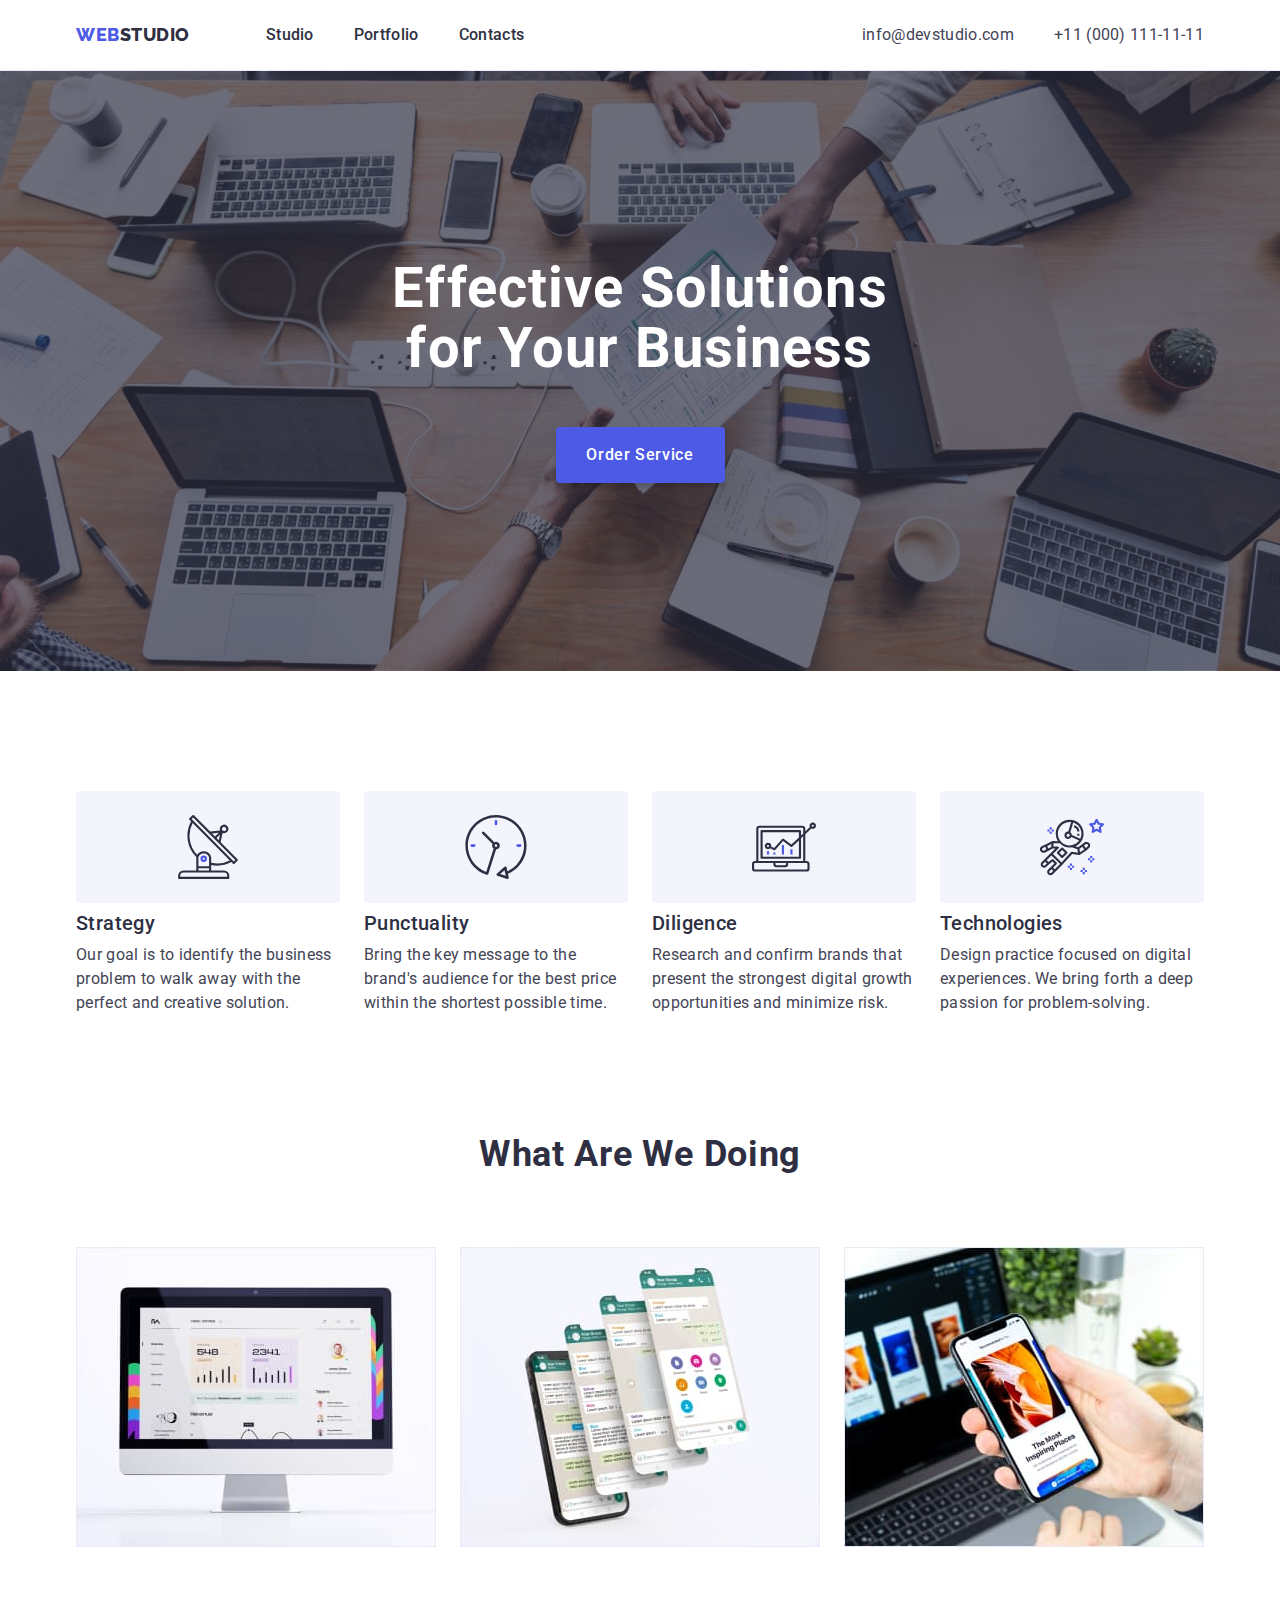
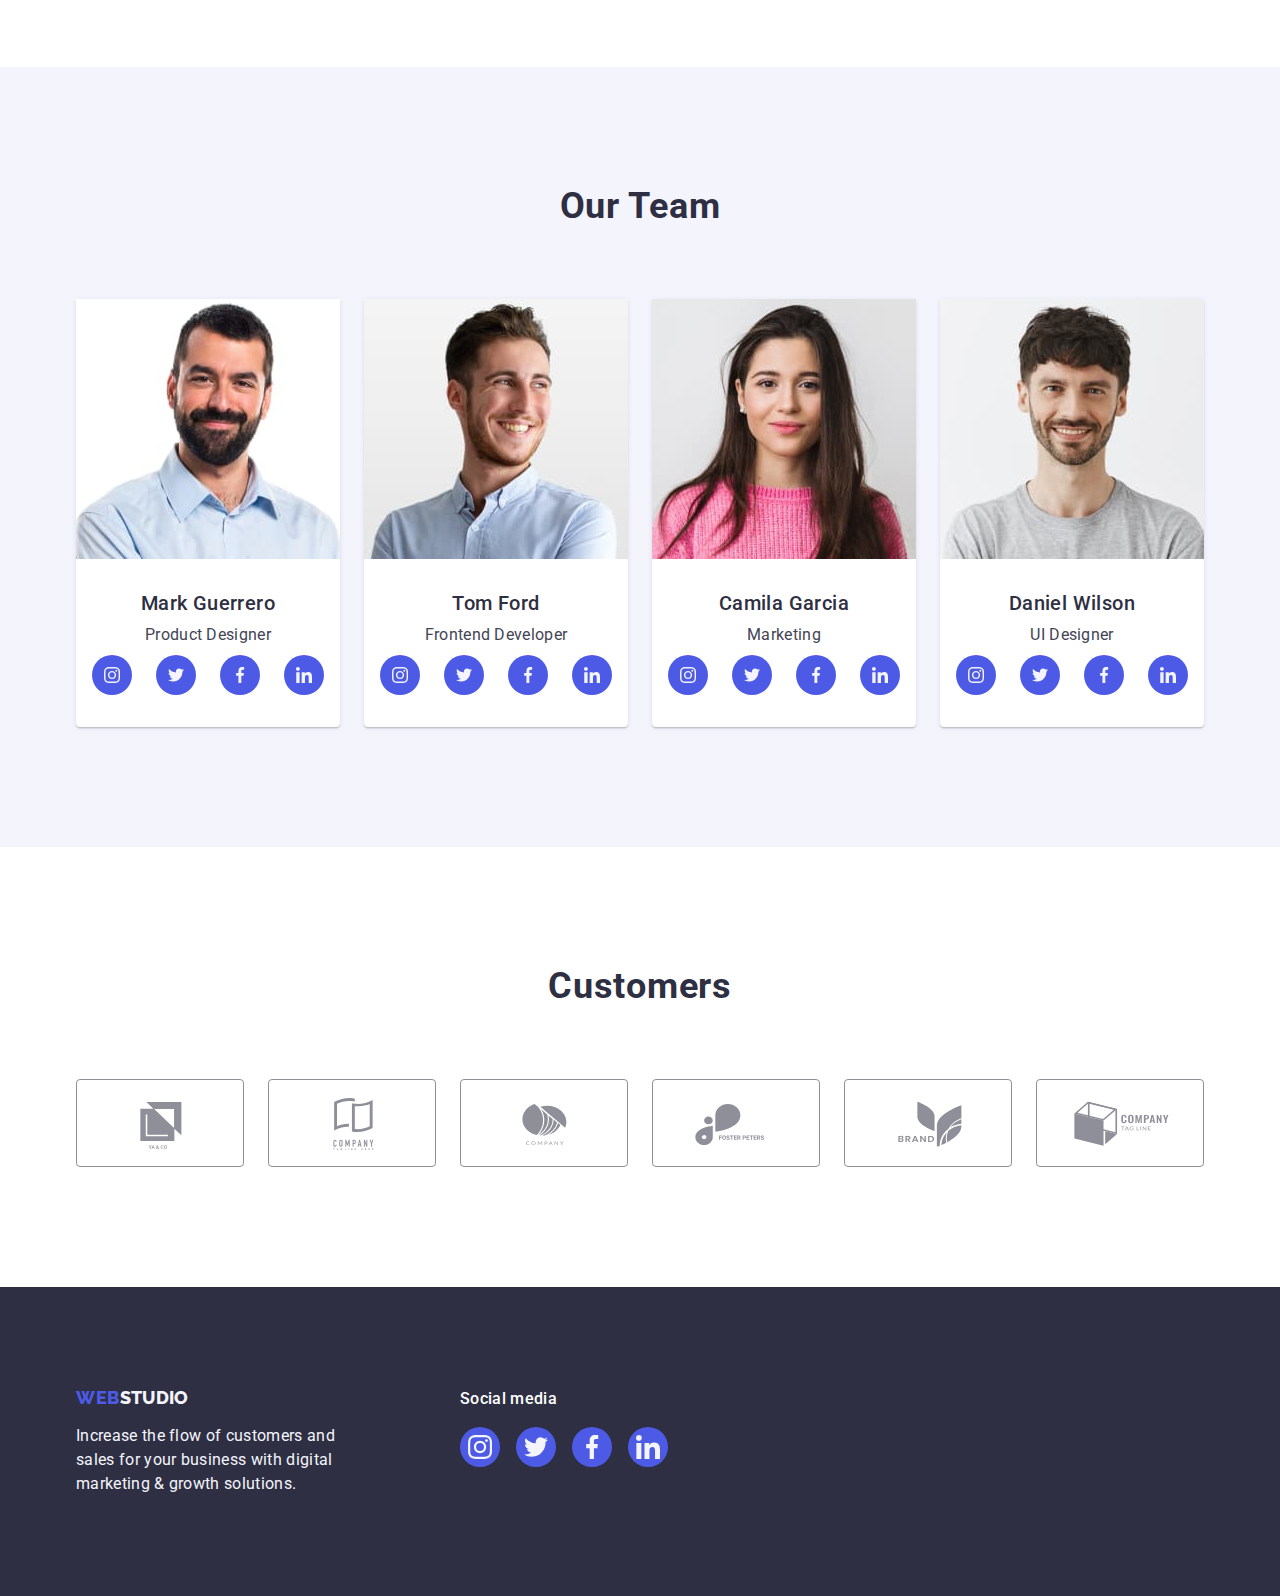
<file: index.html>
<!DOCTYPE html>
<html lang="en">

<head>
  <meta charset="UTF-8">
  <meta name="viewport" content="width=device-width, initial-scale=1.0">
  <link rel="preconnect" href="https://fonts.googleapis.com">
  <link rel="preconnect" href="https://fonts.gstatic.com" crossorigin>
  <link href="https://fonts.googleapis.com/css2?family=Raleway:wght@800&family=Roboto:wght@400;500;700&display=swap"
    rel="stylesheet">
  <link href="https://cdn.jsdelivr.net/npm/modern-normalize@2.0.0/modern-normalize.min.css" rel="stylesheet">
  <!-- <link rel="stylesheet" href="https://cdnjs.cloudflare.com/ajax/libs/modern-normalize/2.0.0/modern-normalize.min.css"
    integrity="sha512-4xo8blKMVCiXpTaLzQSLSw3KFOVPWhm/TRtuPVc4WG6kUgjH6J03IBuG7JZPkcWMxJ5huwaBpOpnwYElP/m6wg=="
    crossorigin="anonymous" referrerpolicy="no-referrer" /> -->
  <link href="./css/styles.css" rel="stylesheet" />
  <title>Studio</title>
</head>

<body>
  <header class="head-navigation">
    <div class="container head-container">
      <nav class="head-nav-list">
        <a class="logo link head-logo" href="index.html">Web<span class="logo-web">Studio</span></a>
        <ul class="list">
          <li class="studio-list"><a class="studio-list-link link current" href="./index.html">Studio</a></li>
          <li class="studio-list"><a class="studio-list-link link current" href="./portfolio.html">Portfolio</a></li>
          <li class="studio-list"><a class="studio-list-link link current" href="">Contacts</a></li>
        </ul>
      </nav>
      <address class="address-list">
        <ul class="list">
          <li class="address-studio-item"><a class="address-list-link link"
              href="mailto:info@devstudio.com">info@devstudio.com</a></li>
          <li class="address-studio-item"><a class="address-list-link link" href="tel:+110001111111">+11 (000)
              111-11-11</a></li>
        </ul>
      </address>
    </div>
  </header>

  <main>
    <section class="studio-title">
      <div class="container studio-container">
        <h1 class="title">Effective Solutions <br> for Your Business</h1>
        <button type="button" class="studio-button" data-modal-open>Order Service</button>
      </div>
    </section>

    <section class="features">
      <div class="container">
        <h2 class="visually-hidden">List of features</h2>
        <ul class="list features-list">
          <li class="list-item">
            <div class="features-item-top"><svg class="features-item-icon" width="64" height="64">
                <use href="./images/icons.svg#icon-antenna-1"></use>
              </svg></div>
            <h3 class="list-title">Strategy</h3>
            <p class="list-text">
              Our goal is to identify the business problem to walk away with the
              perfect and creative solution.
            </p>
          </li>
          <li class="list-item">
            <div class="features-item-top"><svg class="features-item-icon" width="64" height="64">
                <use href="./images/icons.svg#icon-clock-1"></use>
              </svg></div>
            <h3 class="list-title">Punctuality</h3>
            <p class="list-text">
              Bring the key message to the brand's audience for the best price
              within the shortest possible time.
            </p>
          </li>
          <li class="list-item">
            <div class="features-item-top"><svg class="features-item-icon" width="64" height="64">
                <use href="./images/icons.svg#icon-diagram-1"></use>
              </svg></div>
            <h3 class="list-title">Diligence</h3>
            <p class="list-text">
              Research and confirm brands that present the strongest digital
              growth opportunities and minimize risk.
            </p>
          </li>
          <li class="list-item">
            <div class="features-item-top"><svg class="features-item-icon" width="64" height="64">
                <use href="./images/icons.svg#icon-astronaut-1"></use>
              </svg></div>
            <h3 class="list-title">Technologies</h3>
            <p class="list-text">
              Design practice focused on digital experiences. We bring forth a
              deep passion for problem-solving.
            </p>
          </li>
        </ul>
      </div>
    </section>

    <section class="studio-doing">
      <div class="container">
        <h2 class="subtitle">What are we doing</h2>
        <ul class="list">
          <li class="studio-doing-item">
            <img src="./images/Rectangle71.jpg" width="360" height="300" alt="Monitor" />
          </li>
          <li class="studio-doing-item">
            <img src="./images/Rectangle72.jpg" width="360" height="300" alt="Phone" />
          </li>
          <li class="studio-doing-item">
            <img src="./images/Rectangle73.jpg" width="360" height="300" alt="Phone in hand" />
          </li>
        </ul>
      </div>
    </section>

    <section class="studio-team">
      <div class="container">
        <h2 class="subtitle">Our Team</h2>
        <ul class="list studio-team-list">
          <li class="team-list">
            <img src="./images/MarkGuerrero.jpg" width="264" height="260" alt="Mark Guerrero" />
            <div class="studio-team-worker">
              <h3 class="list-title team-list-title">Mark Guerrero</h3>
              <p class="list-text team-list-text">Product Designer</p>
              <ul class="team-social-list list">
                <li class="social-item">
                  <a href="" class="social-item-link link">
                    <svg class="social-icon" width="16" height="16">
                      <use href="./images/icons.svg#icon-instagram"></use>
                    </svg>
                  </a>
                </li>
                <li class="social-item">
                  <a href="" class="social-item-link link">
                    <svg class="social-icon" width="16" height="16">
                      <use href="./images/icons.svg#icon-twitter"></use>
                    </svg>
                  </a>
                </li>
                <li class="social-item">
                  <a href="" class="social-item-link link">
                    <svg class="social-icon" width="16" height="16">
                      <use href="./images/icons.svg#icon-facebook"></use>
                    </svg>
                  </a>
                </li>
                <li class="social-item">
                  <a href="" class="social-item-link link">
                    <svg class="social-icon" width="16" height="16">
                      <use href="./images/icons.svg#icon-linkedin"></use>
                    </svg>
                  </a>
                </li>
              </ul>
            </div>

          </li>
          <li class="team-list">
            <img src="./images/TomFord.jpg" width="264" height="260" alt="Tom Ford" />
            <div class="studio-team-worker">
              <h3 class="list-title team-list-title">Tom Ford</h3>
              <p class="list-text team-list-text">Frontend Developer</p>
              <ul class="team-social-list list">
                <li class="social-item">
                  <a href="" class="social-item-link link">
                    <svg class="social-icon" width="16" height="16">
                      <use href="./images/icons.svg#icon-instagram"></use>
                    </svg>
                  </a>
                </li>
                <li class="social-item">
                  <a href="" class="social-item-link link">
                    <svg class="social-icon" width="16" height="16">
                      <use href="./images/icons.svg#icon-twitter"></use>
                    </svg>
                  </a>
                </li>
                <li class="social-item">
                  <a href="" class="social-item-link link">
                    <svg class="social-icon" width="16" height="16">
                      <use href="./images/icons.svg#icon-facebook"></use>
                    </svg>
                  </a>
                </li>
                <li class="social-item">
                  <a href="" class="social-item-link link">
                    <svg class="social-icon" width="16" height="16">
                      <use href="./images/icons.svg#icon-linkedin"></use>
                    </svg>
                  </a>
                </li>
              </ul>
            </div>
          </li>
          <li class="team-list">
            <img src="./images/CamilaGarcia.jpg" width="264" height="260" alt="Camila Garcia" />
            <div class="studio-team-worker">
              <h3 class="list-title team-list-title">Camila Garcia</h3>
              <p class="list-text team-list-text">Marketing</p>
              <ul class="team-social-list list">
                <li class="social-item">
                  <a href="" class="social-item-link link">
                    <svg class="social-icon" width="16" height="16">
                      <use href="./images/icons.svg#icon-instagram"></use>
                    </svg>
                  </a>
                </li>
                <li class="social-item">
                  <a href="" class="social-item-link link">
                    <svg class="social-icon" width="16" height="16">
                      <use href="./images/icons.svg#icon-twitter"></use>
                    </svg>
                  </a>
                </li>
                <li class="social-item">
                  <a href="" class="social-item-link link">
                    <svg class="social-icon" width="16" height="16">
                      <use href="./images/icons.svg#icon-facebook"></use>
                    </svg>
                  </a>
                </li>
                <li class="social-item">
                  <a href="" class="social-item-link link">
                    <svg class="social-icon" width="16" height="16">
                      <use href="./images/icons.svg#icon-linkedin"></use>
                    </svg>
                  </a>
                </li>
              </ul>
            </div>
          </li>
          <li class="team-list">
            <img src="./images/DanielWilson.jpg" width="264" height="260" alt="Daniel Wilson" />
            <div class="studio-team-worker">
              <h3 class="list-title team-list-title">Daniel Wilson</h3>
              <p class="list-text team-list-text">UI Designer</p>
              <ul class="team-social-list list">
                <li class="social-item">
                  <a href="" class="social-item-link link">
                    <svg class="social-icon" width="16" height="16">
                      <use href="./images/icons.svg#icon-instagram"></use>
                    </svg>
                  </a>
                </li>
                <li class="social-item">
                  <a href="" class="social-item-link link">
                    <svg class="social-icon" width="16" height="16">
                      <use href="./images/icons.svg#icon-twitter"></use>
                    </svg>
                  </a>
                </li>
                <li class="social-item">
                  <a href="" class="social-item-link link">
                    <svg class="social-icon" width="16" height="16">
                      <use href="./images/icons.svg#icon-facebook"></use>
                    </svg>
                  </a>
                </li>
                <li class="social-item">
                  <a href="" class="social-item-link link">
                    <svg class="social-icon" width="16" height="16">
                      <use href="./images/icons.svg#icon-linkedin"></use>
                    </svg>
                  </a>
                </li>
              </ul>
            </div>
          </li>
        </ul>
      </div>
    </section>

    <section class="customers">
      <div class="container">
        <h2 class="subtitle">Customers</h2>
        <ul class="list customers-list">
          <li class="customers-item">
            <a class="link customers-link" href="">
              <svg class="customers-icon" width="104" height="56">
                <use href="./images/icons.svg#icon-Logo1"></use>
              </svg>
            </a>
          </li>
          <li class="customers-item">
            <a class="link customers-link" href="">
              <svg class="customers-icon" width="104" height="56">
                <use href="./images/icons.svg#icon-Logo2"></use>
              </svg>
            </a>
          </li>
          <li class="customers-item">
            <a class="link customers-link" href="">
              <svg class="customers-icon" width="104" height="56">
                <use href="./images/icons.svg#icon-Logo3"></use>
              </svg>
            </a>
          </li>
          <li class="customers-item">
            <a class="link customers-link" href="">
              <svg class="customers-icon" width="104" height="56">
                <use href="./images/icons.svg#icon-Logo4"></use>
              </svg>
            </a>
          </li>
          <li class="customers-item">
            <a class="link customers-link" href="">
              <svg class="customers-icon" width="104" height="56">
                <use href="./images/icons.svg#icon-Logo5"></use>
              </svg>
            </a>
          </li>
          <li class="customers-item">
            <a class="link customers-link" href="">
              <svg class="customers-icon" width="104" height="56">
                <use href="./images/icons.svg#icon-Logo6"></use>
              </svg>
            </a>
          </li>
        </ul>
      </div>
    </section>
  </main>

  <footer class="basement">
    <div class="container wrap-basement">
      <div class="basement-left-side">
        <a class="logo link" href="./index.html">Web<span class="logo-web">Studio</span></a>
        <p class="basement-text">
          Increase the flow of customers and sales for your business with digital
          marketing & growth solutions.
        </p>
      </div>
      <div class="basement-rigth-side">
        <p class="social-text">Social media</p>
        <ul class="basement-social-list list">
          <li class="social-item">
            <a href="" class="social-basement-link">
              <svg class="social-icon" width="24" height="24">
                <use href="./images/icons.svg#icon-instagram"></use>
              </svg>
            </a>
          </li>
          <li class="social-item">
            <a href="" class="social-basement-link">
              <svg class="social-icon" width="24" height="24">
                <use href="./images/icons.svg#icon-twitter"></use>
              </svg>
            </a>
          </li>
          <li class="social-item">
            <a href="" class="social-basement-link">
              <svg class="social-icon" width="24" height="24">
                <use href="./images/icons.svg#icon-facebook"></use>
              </svg>
            </a>
          </li>
          <li class="social-item">
            <a href="" class="social-basement-link">
              <svg class="social-icon" width="24" height="24">
                <use href="./images/icons.svg#icon-linkedin"></use>
              </svg>
            </a>
          </li>
        </ul>
      </div>
    </div>
  </footer>
  <div class="backdrop is-hidden" data-modal>
    <div class="modal">
      <button class="modal-close-btn" data-modal-close type="button">
        <svg class="modal-close-icon" width="8" height="8">
          <use href="./images/icons.svg#icon-close-black"></use>
        </svg></button>
    </div>
  </div>
  <script src="./js/modal.js"></script>
</body>

</html>
</file>
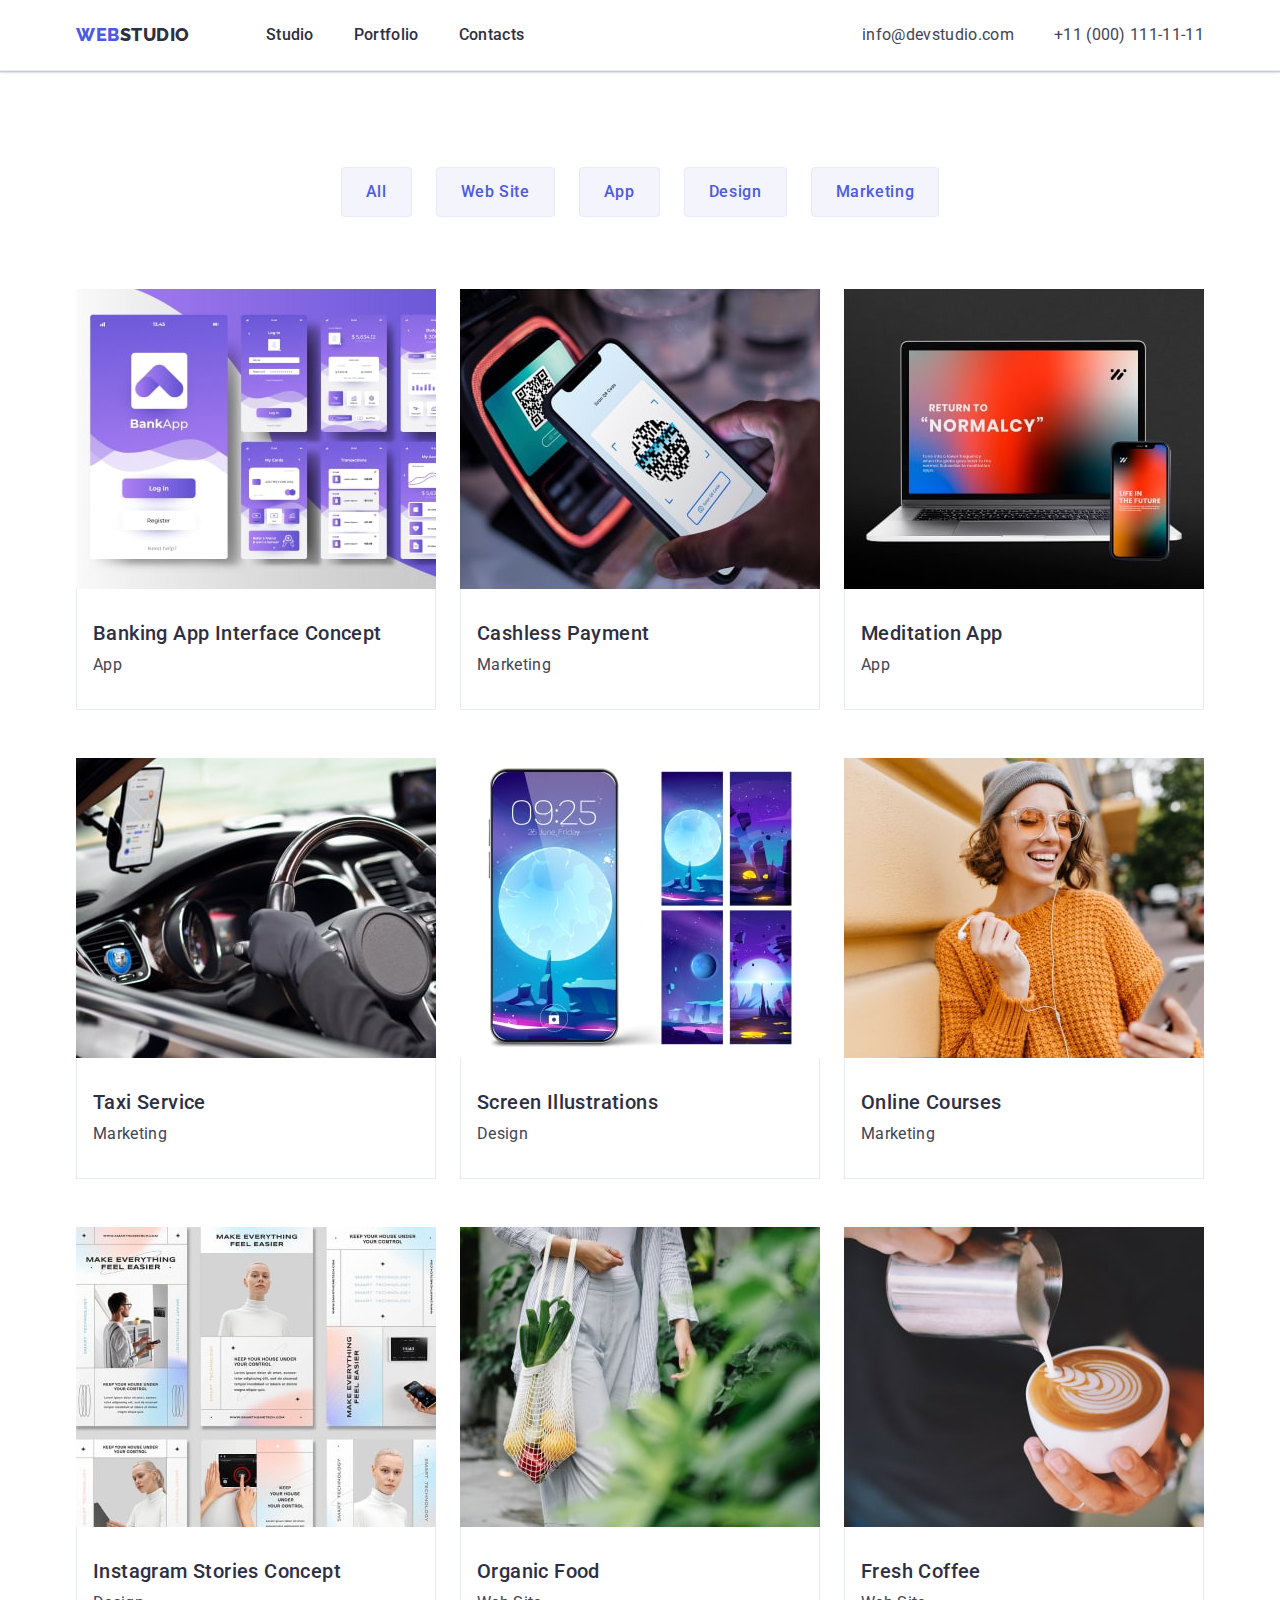
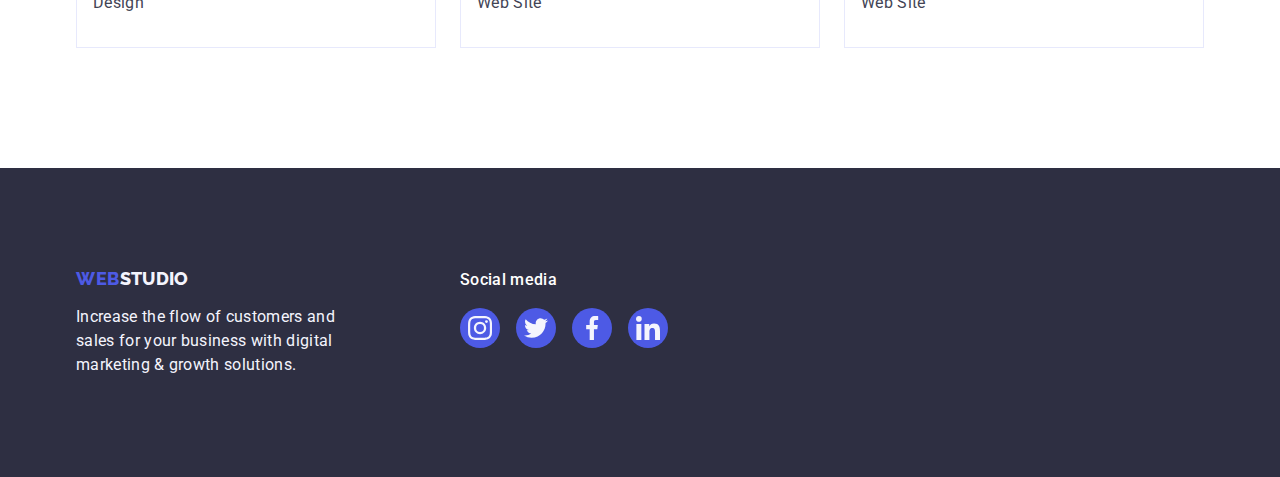
<file: portfolio.html>
<!DOCTYPE html>
<html lang="en">

<head>
    <meta charset="UTF-8">
    <meta name="viewport" content="width=device-width, initial-scale=1.0">
    <link rel="preconnect" href="https://fonts.googleapis.com">
    <link rel="preconnect" href="https://fonts.gstatic.com" crossorigin>
    <link href="https://fonts.googleapis.com/css2?family=Raleway:wght@800&family=Roboto:wght@400;500;700&display=swap"
        rel="stylesheet">
    <link href="https://cdn.jsdelivr.net/npm/modern-normalize@2.0.0/modern-normalize.min.css" rel="stylesheet">
    <link href="./css/styles.css" rel="stylesheet" />
    <title>Portfolio</title>
</head>

<body>

    <header class="head-navigation">
        <div class="container head-container">
            <nav class="head-nav-list">
                <a class="logo link head-logo" href="index.html">Web<span class="logo-web">Studio</span></a>
                <ul class="list">
                    <li class="studio-list"><a class="studio-list-link link current" href="./index.html">Studio</a></li>
                    <li class="studio-list"><a class="studio-list-link link current"
                            href="./portfolio.html">Portfolio</a></li>
                    <li class="studio-list"><a class="studio-list-link link current" href="">Contacts</a></li>
                </ul>
            </nav>
            <address class="address-list">
                <ul class="list">
                    <li><a class="address-list-link link" href="mailto:info@devstudio.com">info@devstudio.com</a></li>
                    <li><a class="address-list-link link" href="tel:+110001111111">+11 (000) 111-11-11</a></li>
                </ul>
            </address>
        </div>
    </header>

    <main>
        <section class="portfolio">
            <div class="container">
                <h1 class="visually-hidden">Filter form</h1>
                <ul class="list filter-list">
                    <li><button class="filter-form" name="all" type="button">All</button></li>
                    <li><button class="filter-form" name="web-site" type="button">Web Site</button></li>
                    <li><button class="filter-form" name="app" type="button">App</button></li>
                    <li><button class="filter-form" name="desing" type="button">Design</button></li>
                    <li><button class="filter-form" name="marketing" type="button">Marketing</button></li>
                </ul>

                <ul class="list portfolio-list">
                    <li class="portfolio-list-item">
                        <a class="link portfolio-link" href="">
                            <div class="portfolio-cover-wrap"><img src="./images/img-portfolio-1.jpg" alt="Banking App"
                                    width="360" height="300">
                                <p class="portfolio-cover-text">14 Stylish and User-Friendly App Design Concepts ·
                                    Task Manager App · Calorie Tracker App · Exotic Fruit Ecommerce App ·
                                    Cloud Storage App</p>
                            </div>
                            <div class="portfolio-item">
                                <h2 class="filter-title">Banking App Interface Concept</h2>
                                <p class="list-text portfolio-list-text">App</p>
                            </div>
                        </a>
                    </li>
                    <li class="portfolio-list-item">
                        <a class="link portfolio-link" href="">
                            <div class="portfolio-cover-wrap"> <img src="./images/img-portfolio-2.jpg"
                                    alt="Cashless Payment" width="360" height="300">
                                <p class="portfolio-cover-text">14 Stylish and User-Friendly App Design Concepts ·
                                    Task Manager App · Calorie Tracker App · Exotic Fruit Ecommerce App ·
                                    Cloud Storage App</p>

                            </div>
                            <div class="portfolio-item">
                                <h2 class="filter-title">Cashless Payment</h2>
                                <p class="list-text portfolio-list-text">Marketing</p>
                            </div>
                        </a>
                    </li>
                    <li class="portfolio-list-item">
                        <a class="link portfolio-link" href="">
                            <div class="portfolio-cover-wrap"><img src="./images/img-portfolio-3.jpg"
                                    alt="Meditation App" width="360" height="300">

                                <p class="portfolio-cover-text">14 Stylish and User-Friendly App Design Concepts ·
                                    Task Manager App · Calorie Tracker App · Exotic Fruit Ecommerce App ·
                                    Cloud Storage App</p>

                            </div>
                            <div class="portfolio-item">
                                <h2 class="filter-title">Meditation App</h2>
                                <p class="list-text portfolio-list-text">App</p>
                            </div>
                        </a>
                    </li>
                    <li class="portfolio-list-item">
                        <a class="link portfolio-link" href="">
                            <div class="portfolio-cover-wrap"><img src="./images/img-portfolio-4.jpg" alt="Taxi Service"
                                    width="360" height="300">

                                <p class="portfolio-cover-text">14 Stylish and User-Friendly App Design Concepts ·
                                    Task Manager App · Calorie Tracker App · Exotic Fruit Ecommerce App ·
                                    Cloud Storage App</p>

                            </div>
                            <div class="portfolio-item">
                                <h2 class="filter-title">Taxi Service</h2>
                                <p class="list-text portfolio-list-text">Marketing</p>
                            </div>
                        </a>
                    </li>
                    <li class="portfolio-list-item">
                        <a class="link portfolio-link" href="">
                            <div class="portfolio-cover-wrap"><img src="./images/img-portfolio-5.jpg"
                                    alt="Screen Illustrations" width="360" height="300">

                                <p class="portfolio-cover-text">14 Stylish and User-Friendly App Design Concepts ·
                                    Task Manager App · Calorie Tracker App · Exotic Fruit Ecommerce App ·
                                    Cloud Storage App</p>

                            </div>
                            <div class="portfolio-item">
                                <h2 class="filter-title">Screen Illustrations</h2>
                                <p class="list-text portfolio-list-text">Design</p>
                            </div>
                        </a>
                    </li>
                    <li class="portfolio-list-item">
                        <a class="link portfolio-link" href="">
                            <div class="portfolio-cover-wrap"><img src="./images/img-portfolio-6.jpg"
                                    alt="Online Courses" width="360" height="300">
                                <p class="portfolio-cover-text">14 Stylish and User-Friendly App Design Concepts ·
                                    Task Manager App · Calorie Tracker App · Exotic Fruit Ecommerce App ·
                                    Cloud Storage App</p>
                            </div>
                            <div class="portfolio-item">
                                <h2 class="filter-title">Online Courses</h2>
                                <p class="list-text portfolio-list-text">Marketing</p>
                            </div>
                        </a>
                    </li>
                    <li class="portfolio-list-item">
                        <a class="link portfolio-link" href="">
                            <div class="portfolio-cover-wrap"><img src="./images/img-portfolio-7.jpg"
                                    alt="Instagram Stories Concept" width="360" height="300">
                                <p class="portfolio-cover-text">14 Stylish and User-Friendly App Design Concepts ·
                                    Task Manager App · Calorie Tracker App · Exotic Fruit Ecommerce App ·
                                    Cloud Storage App</p>
                            </div>
                            <div class="portfolio-item">
                                <h2 class="filter-title">Instagram Stories Concept</h2>
                                <p class="list-text portfolio-list-text">Design</p>
                            </div>
                        </a>
                    </li>
                    <li class="portfolio-list-item">
                        <a class="link portfolio-link" href="">
                            <div class="portfolio-cover-wrap"><img src="./images/img-portfolio-8.jpg" alt="Organic Food"
                                    width="360" height="300">
                                <p class="portfolio-cover-text">14 Stylish and User-Friendly App Design Concepts ·
                                    Task Manager App · Calorie Tracker App · Exotic Fruit Ecommerce App ·
                                    Cloud Storage App</p>
                            </div>
                            <div class="portfolio-item">
                                <h2 class="filter-title">Organic Food</h2>
                                <p class="list-text portfolio-list-text">Web Site</p>
                            </div>
                        </a>
                    </li>
                    <li class="portfolio-list-item">
                        <a class="link portfolio-link" href="">
                            <div class="portfolio-cover-wrap"><img src="./images/img-portfolio-9.jpg" alt="Fresh Coffee"
                                    width="360" height="300">
                                <p class="portfolio-cover-text">14 Stylish and User-Friendly App Design Concepts ·
                                    Task Manager App · Calorie Tracker App · Exotic Fruit Ecommerce App ·
                                    Cloud Storage App</p>
                            </div>
                            <div class="portfolio-item">
                                <h2 class="filter-title">Fresh Coffee</h2>
                                <p class="list-text portfolio-list-text">Web Site</p>
                            </div>
                        </a>
                    </li>
                </ul>
            </div>
        </section>

    </main>

    <footer class="basement">
        <div class="container wrap-basement">
            <div class="basement-left-side">
                <a class="logo link" href="./index.html">Web<span class="logo-web">Studio</span></a>
                <p class="basement-text">
                    Increase the flow of customers and sales for your business with digital
                    marketing & growth solutions.
                </p>
            </div>
            <div class="basement-rigth-side">
                <p class="social-text">Social media</p>
                <ul class="basement-social-list list">
                    <li class="social-item">
                        <a href="" class="social-basement-link">
                            <svg class="social-icon" width="24" height="24">
                                <use href="./images/icons.svg#icon-instagram"></use>
                            </svg>
                        </a>
                    </li>
                    <li class="social-item">
                        <a href="" class="social-basement-link">
                            <svg class="social-icon" width="24" height="24">
                                <use href="./images/icons.svg#icon-twitter"></use>
                            </svg>
                        </a>
                    </li>
                    <li class="social-item">
                        <a href="" class="social-basement-link">
                            <svg class="social-icon" width="24" height="24">
                                <use href="./images/icons.svg#icon-facebook"></use>
                            </svg>
                        </a>
                    </li>
                    <li class="social-item">
                        <a href="" class="social-basement-link">
                            <svg class="social-icon" width="24" height="24">
                                <use href="./images/icons.svg#icon-linkedin"></use>
                            </svg>
                        </a>
                    </li>
                </ul>
            </div>
        </div>
    </footer>
</body>

</html>
</file>
<file: css/styles.css>
:root {
    --primary-font: 'Roboto', sans-serif;
    --primary-font-color: #434455;
    --primary-background-color: #FCFCFC;
    --primary-brand-color: #4D5AE5;
    --pressed-state-color: #404BBF;
    --dark-color: #2E2F42;
    --success-color: #31D0AA;
    --subtle-text-color: #8E8F99;
    --accent-color: #E7E9FC;
    --light-color: #F4F4FD;
    --modal-overlay-color: #2E2F42;
    --white-background-color: #FFFFFF;

}


body {
    font-family: var(--primary-font);
    color: var(--primary-font-color);
    background-color: var(--white-background-color);
}

h1,
h2,
h3,
h4,
h5,
h6,
p {
    margin-top: 0;
    margin-bottom: 0;
}

ul,
ol {
    margin-top: 0;
    margin-bottom: 0;
    padding-left: 0;
    list-style-type: none;
}

a {
    text-decoration: none;
}

img {
    display: block;
    max-width: 100%;
    object-fit: cover;
}

button {
    padding: 0;
    margin: 0;
}

.container {
    width: 100%;
    max-width: 1158px;
    padding: 0 15px;
    margin: 0 auto;
    /* outline: 2px solid red; */
}

.visually-hidden {
    position: absolute;
    width: 1px;
    height: 1px;
    margin: -1px;
    border: 0;
    padding: 0;
    white-space: nowrap;
    clip-path: inset(100%);
    clip: rect(0 0 0 0);
    overflow: hidden;
}

.link {
    text-decoration: none;
}

.list {
    list-style: none;
}


/* header */

.head-navigation {
    background: var(--white-background-color, #FFF);
    border-bottom: 1px solid var(--accent-color);
    box-shadow: 0px 1px 6px 0px rgba(46, 47, 66, 0.08), 0px 1px 1px 0px rgba(46, 47, 66, 0.16), 0px 2px 1px 0px rgba(46, 47, 66, 0.08);
}

.head-container {
    display: flex;
    align-items: center;
}


.head-nav-list {
    display: flex;
    align-items: center;
    justify-content: space-between;
}

.logo {
    text-decoration: none;
    color: #4d5ae5;
    font-family: "Raleway", sans-serif;
    font-size: 18px;
    font-weight: 800;
    line-height: 1.17;
    letter-spacing: 0.54px;
    text-transform: uppercase;
}

.head-logo {
    margin-right: 76px;
}

.logo .logo-web {
    color: #2e2f42;
    font-family: "Raleway", sans-serif;
    font-size: 18px;
    font-weight: 800;
    line-height: 1.17;
    letter-spacing: 0.54px;
}

.studio-list-link {
    position: relative;
    overflow: hidden;
    font-weight: 500;
    font-size: 16px;
    line-height: 1.5;
    letter-spacing: 0.02em;
    color: var(--dark-color);
    font-family: var(--primary-font);
    letter-spacing: 0.32px;
    transition: color 250ms cubic-bezier(0.4, 0, 0.2, 1);
}

.studio-list-link:hover,
.studio-list-link:focus {
    color: var(--pressed-state-color);
}

.head-navigation .link {
    padding: 24px 0;
}

.head-navigation .list {
    display: flex;
    align-items: center;
    justify-content: space-between;
    gap: 40px;
}

.address-list {
    font-style: normal;
    margin-left: auto;
}

.address-list-link {
    font-family: var(--primary-font);
    color: var(--primary-font-color);
    font-size: 16px;
    line-height: 1.5;
    letter-spacing: 0.02em;
    text-align: right;
    transition: color 250ms cubic-bezier(0.4, 0, 0.2, 1);
    ;

}

.address-list-link:hover,
.address-list-link:focus {
    color: var(--pressed-state-color);
    text-decoration: none;
}

.current {
    position: relative;
    transition: color 250ms cubic-bezier(0.4, 0, 0.2, 1);
}

.current:after {
    content: '';
    position: absolute;
    left: 0;
    top: 65px;
    width: 100%;
    height: 4px;
    background-color: var(--pressed-state-color);
    color: #404bbf;
    bottom: -1px;
    border-radius: 2px;
    transition: transform 250ms cubic-bezier(0.4, 0, 0.2, 1);
    transform: translatey(100%);
}

.studio-list:hover .current:after,
.studio-list:focus .current:after {
    transform: translatey(0);
}

.address-studio-item {
    transition: transform 250ms cubic-bezier(0.4, 0, 0.2, 1);
}

.studio-list {
    padding: 23px 0;
    overflow: hidden;
    transition: background-color 250ms cubic-bezier(0.4, 0, 0.2, 1);
}



/* Studio title */

.studio-title {
    background-color: var(--dark-color);
    padding: 188px 0;
    background-image: linear-gradient(rgba(46, 47, 66, 0.7),
            rgba(46, 47, 66, 0.7)), url(../images/people-office.jpg);
    max-width: 1440px;
    background-repeat: no-repeat;
    background-position: center;
    background-size: cover;
}

.studio-title .title {
    color: var(--white-background-color);
    font-size: 56px;
    line-height: 1.07;
    letter-spacing: 1.12px;
    text-align: center;
    letter-spacing: 0.02em;
    margin-bottom: 48px;
    max-width: 496px;
}

.studio-container {
    display: flex;
    flex-direction: column;
    align-items: center;
}

.studio-button {
    font-family: var(--primary-font);
    font-size: 16px;
    font-weight: 500;
    line-height: 1.5;
    letter-spacing: 0.04em;
    background-color: var(--primary-brand-color);
    color: var(--white-background-color);
    border: none;
    cursor: pointer;
    min-width: 169px;
    height: 56px;
    border-radius: 4px;
    box-shadow: 0px 4px 4px 0px rgba(0, 0, 0, 0.15);
    transition: background-color 250ms cubic-bezier(0.4, 0, 0.2, 1);
}

.studio-button:hover,
.studio-button:focus {
    background-color: var(--pressed-state-color);
}

/* List feature */

.features {
    padding-top: 120px;
    padding-bottom: 120px;
}

.features-list {
    display: flex;
    gap: 24px;
}

.list-item {
    width: calc((100% - 3 * 24px) / 4)
}

.features-item-top {
    width: 100%;
    height: 112px;
    display: flex;
    align-items: center;
    justify-content: center;
    background-color: var(--light-color);
    border-radius: 4px;
    border: none;
    margin-bottom: 8px;
}

.list-title {
    color: var(--dark-color);
    font-size: 20px;
    font-weight: 500;
    line-height: 1.2;
    letter-spacing: 0.02em;
    margin-bottom: 8px;
}

.list-text {
    font-size: 16px;
    line-height: 1.5;
    letter-spacing: 0.02em;
    color: var(--primary-font-color);
}

/* studio doing */

.studio-doing {
    padding-bottom: 120px;
}

.studio-doing-item {
    width: calc((100% - 3 * 16px) / 3)
}


.subtitle {
    color: var(--dark-color);
    font-size: 36px;
    line-height: 1.11;
    letter-spacing: 0.02em;
    text-transform: capitalize;
    text-align: center;
    margin-bottom: 72px;
}

.studio-doing .list {
    display: flex;
    gap: 24px;
}

/* studio team */

.studio-team {
    background-color: var(--light-color);
    padding: 120px 0
}

.team-list-title {
    text-align: center;
    margin-bottom: 8px;
}

.team-list-text {
    text-align: center;
}

.studio-team-list {
    display: flex;
    gap: 24px;

}

.studio-team-worker {
    padding: 32px 0
}

.team-list {
    background-color: #FFFFFF;
    width: calc((100% - 3 * 24px) / 4);
    border-radius: 0px 0px 4px 4px;
    box-shadow: 0px 2px 1px 0px rgba(46, 47, 66, 0.08), 0px 1px 1px 0px rgba(46, 47, 66, 0.16), 0px 1px 6px 0px rgba(46, 47, 66, 0.08);
}

.team-social-list {
    display: flex;
    gap: 24px;
    justify-content: center;
    margin-top: 8px;
}

.social-item {}

.social-item-link {
    background-color: var(--primary-brand-color);
    border-radius: 50%;
    display: flex;
    align-items: center;
    justify-content: center;
    width: 40px;
    height: 40px;
    transition: background-color 250ms cubic-bezier(0.4, 0, 0.2, 1);
}

.social-icon {
    fill: var(--light-color);
}

.social-item-link:hover,
.social-item-link:focus {
    background-color: var(--pressed-state-color);
    border-radius: 50%;

}

/* portfolio filter */

.portfolio {
    padding: 96px 0 120px 0;
}

.filter-form {
    font-family: "Roboto", sans-serif;
    background-color: var(--light-color);
    color: var(--primary-brand-color);
    font-family: var(--primary-font);
    font-size: 16px;
    font-weight: 500;
    line-height: 1.5;
    letter-spacing: 0.04em;
    border-radius: 4px;
    border: 1px solid var(--accent-color);
    cursor: pointer;
    padding: 12px 24px;
    transition: color 250ms cubic-bezier(0.4, 0, 0.2, 1),
        background-color 250ms cubic-bezier(0.4, 0, 0.2, 1),
        border-color 250ms cubic-bezier(0.4, 0, 0.2, 1),
        box-shadow 250ms cubic-bezier(0.4, 0, 0.2, 1);
}

.filter-form:hover,
.filter-form:focus {
    background-color: var(--pressed-state-color);
    color: var(--white-background-color);
    border: 1px solid transparent;
    box-shadow: 0px 3px 1px rgba(0, 0, 0, 0.1),
        0px 2px 1px rgba(0, 0, 0, 0.08),
        0px 2px 2px rgba(0, 0, 0, 0.12);
}

.filter-list {
    display: flex;
    justify-content: center;
    gap: 24px;
    margin-bottom: 72px;
}

.portfolio-item {
    padding: 32px 16px;
    border: 1px solid var(--accent-color);
    border-top: none;
    transition: transform 250ms cubic-bezier(0.4, 0, 0.2, 1);
}

.portfolio-item:hover,
.portfolio-item:focus {
    box-shadow: 0px 2px 1px 0px rgba(46, 47, 66, 0.08), 0px 1px 1px 0px rgba(46, 47, 66, 0.16), 0px 1px 6px 0px rgba(46, 47, 66, 0.08);
}

.filter-title {
    color: var(--dark-color);
    font-weight: 500;
    font-size: 20px;
    line-height: 1.2;
    letter-spacing: 0.02em;
    text-transform: capitalize;
    margin-bottom: 8px;
}

.portfolio-list-text {}

.portfolio-list {
    display: flex;
    flex-wrap: wrap;
    justify-content: space-between;
    column-gap: 24px;
    row-gap: 48px;
}

.portfolio-list-item {
    width: calc((100% - 48px) / 3);
    background: var(--white-background-color, #FFF);
}

.portfolio-link {
    display: block;
    transition: box-shadow 250ms cubic-bezier(0.4, 0, 0.2, 1);
}


.portfolio-cover-text {
    position: absolute;
    color: var(--light-color);
    font-size: 16px;
    line-height: 1.5;
    letter-spacing: 0.02em;
    padding: 40px 32px;
    top: 0;
    background: var(--iris, #4D5AE5);
    height: 100%;
    transform: translateY(100%);
    transition: transform 250ms cubic-bezier(0.4, 0, 0.2, 1);
}

.portfolio-cover-wrap {
    position: relative;
    overflow: hidden;
}

.portfolio-link:hover .portfolio-cover-text,
.portfolio-link:focus .portfolio-cover-text {
    transform: translateY(0%);
    box-shadow: 0px 1px 6px rgba(46, 47, 66, 0.08),
        0px 1px 1px rgba(46, 47, 66, 0.16),
        0px 2px 1px rgba(46, 47, 66, 0.08);
}

.portfolio-link:hover,
.portfolio-link:focus {
    box-shadow: 0px 1px 6px rgba(46, 47, 66, 0.08),
        0px 1px 1px rgba(46, 47, 66, 0.16),
        0px 2px 1px rgba(46, 47, 66, 0.08);
}

/* customers */

.customers {
    padding: 120px 0;
}

.customers-list {
    display: flex;
    align-items: center;
    justify-content: center;
    gap: 24px;
}

.customers-item {
    width: calc((100% - 120px) / 6);
    height: 88px;
}


.customers-link {
    display: flex;
    align-items: center;
    justify-content: center;
    border: 1px solid var(--subtle-text-color);
    border-radius: 4px;
    width: 100%;
    height: 100%;
    color: var(--subtle-text-color);
    transition: border-color 250ms cubic-bezier(0.4, 0, 0.2, 1),
        color 250ms cubic-bezier(0.4, 0, 0.2, 1);
}

.customers-icon {
    fill: currentColor;
}

.customers-link:hover,
.customers-link:focus {
    fill: var(--pressed-state-color);
    border-color: var(--pressed-state-color);
    color: var(--pressed-state-color);
    border-color: var(--pressed-state-color);
}



/* basement */

.basement {
    background-color: var(--modal-overlay-color);
    font-family: var(--primary-font);
    padding: 100px 0;
    display: flex;
}

.basement-text {
    color: var(--light-color);
    text-align: left;
    font-size: 16px;
    line-height: 1.5;
    letter-spacing: 0.02em;
    max-width: 264px;
}

.basement .logo-web {
    color: var(--light-color);
    font-family: "Raleway", sans-serif;
    font-size: 18px;
    font-weight: 800;
    line-height: 1.17;
    letter-spacing: 0.02em;
    text-transform: uppercase
}

.basement .link {
    display: inline-block;
    text-decoration: none;
    margin-bottom: 16px;
}

.social-text {
    font-size: 16px;
    font-weight: 500;
    line-height: 1.5;
    letter-spacing: 0.02em;
    color: #FFF;
    margin-bottom: 16px;
}

.wrap-basement {
    display: flex;
    align-items: baseline;
}

.basement-left-side {
    margin-right: 120px;
}

.basement-social-list {
    display: flex;
    gap: 16px;
}

.social-item {
    width: 40px;
    height: 40px;
}

.social-basement-link {
    display: flex;
    align-items: center;
    justify-content: center;
    width: 100%;
    height: 100%;
    background-color: var(--primary-brand-color);
    border-radius: 50%;
    transition: background-color 250ms cubic-bezier(0.4, 0, 0.2, 1);
}

.social-basement-link:hover,
.social-basement-link:focus {
    background-color: var(--success-color);
}

/* Modal */

.backdrop {
    position: fixed;
    width: 100%;
    height: 100%;
    background-color: rgba(46, 47, 66, 0.40);
    transition: opacity 250ms cubic-bezier(0.4, 0, 0.2, 1), visibility 250ms cubic-bezier(0.4, 0, 0.2, 1);
    top: 0;
}

.modal {
    position: absolute;
    top: 50%;
    left: 50%;
    transform: translate(-50%, -50%);
    width: 408px;
    min-height: 584px;
    background-color: var(--primary-background-color);
    border-radius: 4px;
    box-shadow: 0px 2px 1px 0px rgba(0, 0, 0, 0.20), 0px 1px 3px 0px rgba(0, 0, 0, 0.12), 0px 1px 1px 0px rgba(0, 0, 0, 0.14);
    transition: transform 250ms cubic-bezier(0.4, 0, 0.2, 1);
}

.modal-close-btn {
    display: flex;
    align-items: center;
    justify-content: center;
    position: absolute;
    background-color: var(--accent-color);
    cursor: pointer;
    top: 24px;
    right: 24px;
    width: 24px;
    height: 24px;
    border-radius: 50%;
    border: 1px solid rgba(0, 0, 0, 0.1);
    transition: background-color 250ms cubic-bezier(0.4, 0, 0.2, 1), border 250ms cubic-bezier(0.4, 0, 0.2, 1);
}

.modal-close-icon {
    transition: fill 250ms cubic-bezier(0.4, 0, 0.2, 1);
}

.is-hidden {
    opacity: 0;
    visibility: hidden;
    pointer-events: none;
}

.modal-close-btn:hover .modal-close-icon,
.modal-close-btn:focus .modal-close-icon {
    fill: #FFF;

}

.modal-close-btn:hover,
.modal-close-btn:focus {
    background-color: var(--pressed-state-color);
    border: none;
}
</file>
